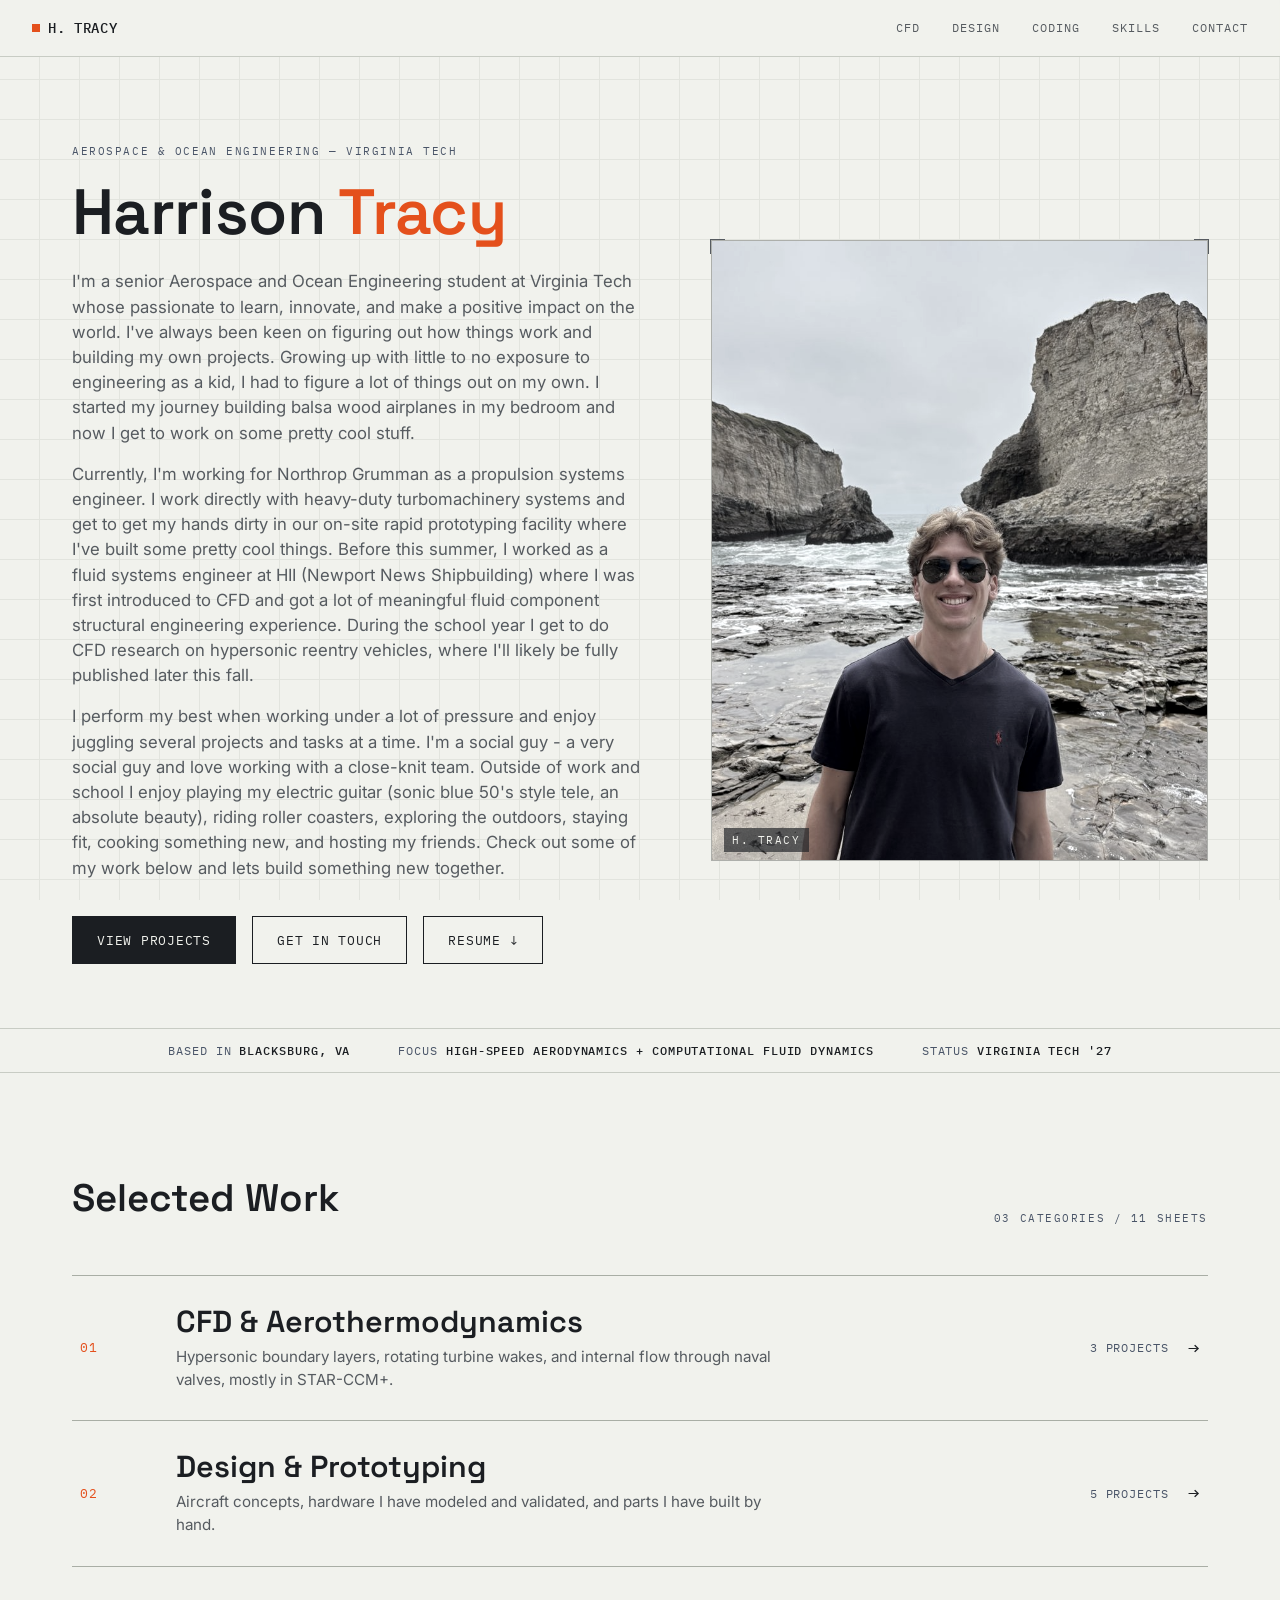
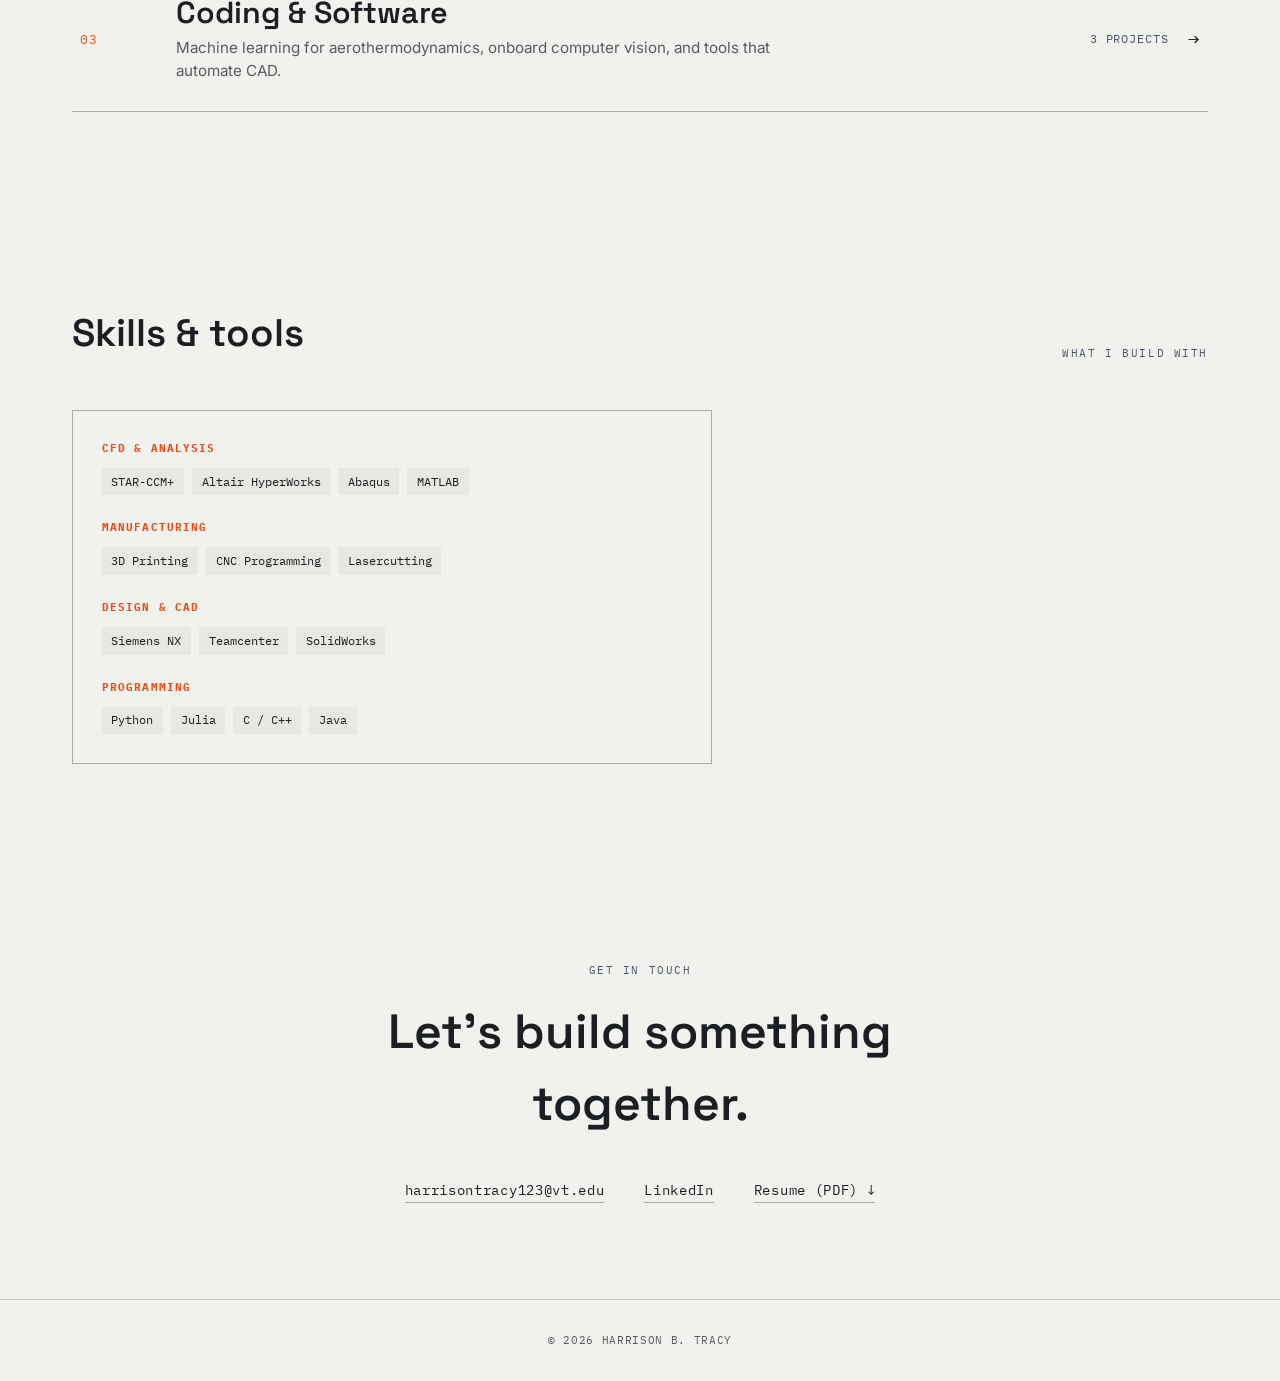
<file: index.html>
<!DOCTYPE html>
<html lang="en">
<head>
<meta charset="UTF-8">
<meta name="viewport" content="width=device-width, initial-scale=1.0">
<title>Harrison B. Tracy — Aerospace Engineer</title>
<meta name="description" content="Portfolio of Harrison B. Tracy, Aerospace and Ocean Engineering at Virginia Tech: CFD, design, and coding projects.">
<link rel="preconnect" href="https://fonts.googleapis.com">
<link rel="preconnect" href="https://fonts.gstatic.com" crossorigin>
<link href="https://fonts.googleapis.com/css2?family=Space+Grotesk:wght@400;500;600;700&family=Inter:wght@400;500;600&family=IBM+Plex+Mono:wght@400;500;600&display=swap" rel="stylesheet">
<link rel="stylesheet" href="css/styles.css">
</head>
<body>

<div class="grid-bg" style="height:100vh;"></div>

<header>
  <a class="brand" href="index.html"><span class="dot"></span>H. TRACY</a>
  <button class="nav-toggle" id="navToggle" aria-label="Toggle navigation" aria-expanded="false">
    <span></span><span></span><span></span>
  </button>
  <nav id="mainNav">
    <a href="cfd.html">CFD</a>
    <a href="design.html">Design</a>
    <a href="coding.html">Coding</a>
    <a href="index.html#skills">Skills</a>
    <a href="index.html#contact">Contact</a>
  </nav>
</header>

<section class="hero">
  <div class="hero-inner">
    <div class="hero-copy">
      <span class="mono-label">Aerospace &amp; Ocean Engineering — Virginia Tech</span>
      <h1>Harrison <span class="accent-word">Tracy</span></h1>
      <p class="hero-sub">I'm a senior Aerospace and Ocean Engineering student at Virginia Tech whose passionate to learn, innovate, and make a positive impact on the world.  I've always been keen on figuring out how things work and building my own projects.  Growing up with little to no exposure to engineering as a kid, I had to figure a lot of things out on my own.  I started my journey building balsa wood airplanes in my bedroom and now I get to work on some pretty cool stuff.</p>
      <p class="hero-sub">Currently, I'm working for Northrop Grumman as a propulsion systems engineer.  I work directly with heavy-duty turbomachinery systems and get to get my hands dirty in our on-site rapid prototyping facility where I've built some pretty cool things.  Before this summer, I worked as a fluid systems engineer at HII (Newport News Shipbuilding) where I was first introduced to CFD and got a lot of meaningful fluid component structural engineering experience.  During the school year I get to do CFD research on hypersonic reentry vehicles, where I'll likely be fully published later this fall.</p>
      <p class="hero-sub">I perform my best when working under a lot of pressure and enjoy juggling several projects and tasks at a time.  I'm a social guy - a very social guy and love working with a close-knit team.  Outside of work and school I enjoy playing my electric guitar (sonic blue 50's style tele, an absolute beauty), riding roller coasters, exploring the outdoors, staying fit, cooking something new, and hosting my friends.  Check out some of my work below and lets build something new together. </p>
      <div class="hero-cta">
        <a href="#work" class="btn primary">View projects</a>
        <a href="#contact" class="btn">Get in touch</a>
        <a href="files/Harrison_Tracy_Resume.pdf" class="btn" download="Harrison_Tracy_Resume.pdf">Resume ↓</a>
      </div>
    </div>
    <div class="hero-portrait">
      <img src="images/headshot.jpg" alt="Harrison Tracy" data-zoom>
      <span class="mono-label">H. TRACY</span>
    </div>
  </div>
</section>

<div class="spec-strip">
  <span>BASED IN <b>BLACKSBURG, VA</b></span>
  <span>FOCUS <b>HIGH-SPEED AERODYNAMICS + COMPUTATIONAL FLUID DYNAMICS</b></span>
  <span>STATUS <b>VIRGINIA TECH '27</b></span>
</div>

<section id="work">
  <div class="section-head">
    <h2>Selected Work</h2>
    <span class="mono-label">03 categories / 11 sheets</span>
  </div>

  <ol class="toc">
    <li>
      <a href="cfd.html">
        <span class="toc-num">01</span>
        <span>
          <span class="toc-title">CFD &amp; Aerothermodynamics</span>
          <span class="toc-desc">Hypersonic boundary layers, rotating turbine wakes, and internal flow through naval valves, mostly in STAR-CCM+.</span>
        </span>
        <span class="toc-side">3 projects <span class="toc-arrow">→</span></span>
      </a>
    </li>
    <li>
      <a href="design.html">
        <span class="toc-num">02</span>
        <span>
          <span class="toc-title">Design &amp; Prototyping</span>
          <span class="toc-desc">Aircraft concepts, hardware I have modeled and validated, and parts I have built by hand.</span>
        </span>
        <span class="toc-side">5 projects <span class="toc-arrow">→</span></span>
      </a>
    </li>
    <li>
      <a href="coding.html">
        <span class="toc-num">03</span>
        <span>
          <span class="toc-title">Coding &amp; Software</span>
          <span class="toc-desc">Machine learning for aerothermodynamics, onboard computer vision, and tools that automate CAD.</span>
        </span>
        <span class="toc-side">3 projects <span class="toc-arrow">→</span></span>
      </a>
    </li>
  </ol>
</section>

<section id="skills">
  <div class="section-head">
    <h2>Skills &amp; tools</h2>
    <span class="mono-label">What I build with</span>
  </div>
  <div class="about-grid" style="grid-template-columns:1fr;">
    <div class="skills-panel">
      <div class="skills-cat">
        <h3>CFD &amp; Analysis</h3>
        <div class="skills-row">
          <span class="skill-chip">STAR-CCM+</span>
          <span class="skill-chip">Altair HyperWorks</span>
          <span class="skill-chip">Abaqus</span>
          <span class="skill-chip">MATLAB</span>
        </div>
      </div>
      <div class="skills-cat">
        <h3>Manufacturing</h3>
        <div class="skills-row">
          <span class="skill-chip">3D Printing</span>
          <span class="skill-chip">CNC Programming</span>
          <span class="skill-chip">Lasercutting</span>
        </div>
      </div>
      <div class="skills-cat">
        <h3>Design &amp; CAD</h3>
        <div class="skills-row">
          <span class="skill-chip">Siemens NX</span>
          <span class="skill-chip">Teamcenter</span>
          <span class="skill-chip">SolidWorks</span>
        </div>
      </div>
      <div class="skills-cat">
        <h3>Programming</h3>
        <div class="skills-row">
          <span class="skill-chip">Python</span>
          <span class="skill-chip">Julia</span>
          <span class="skill-chip">C / C++</span>
          <span class="skill-chip">Java</span>
        </div>
      </div>
    </div>
  </div>
</section>

<section id="contact" class="contact">
  <span class="mono-label">Get in touch</span>
  <h2 style="margin-top:1rem;">Let's build something together.</h2>
  <div class="contact-links">
    <a href="mailto:harrisontracy123@vt.edu">harrisontracy123@vt.edu</a>
    <a href="https://www.linkedin.com/in/harrison-b-tracy">LinkedIn</a>
    <a href="files/Harrison_Tracy_Resume.pdf" download="Harrison_Tracy_Resume.pdf">Resume (PDF) ↓</a>
  </div>
</section>

<footer>
  © 2026 Harrison B. Tracy
</footer>

<div class="lightbox-overlay" id="lightbox">
  <button class="lightbox-close" type="button">Close ✕</button>
  <img id="lightbox-img" alt="Enlarged view">
</div>

<script src="js/main.js"></script>
</body>
</html>
</file>
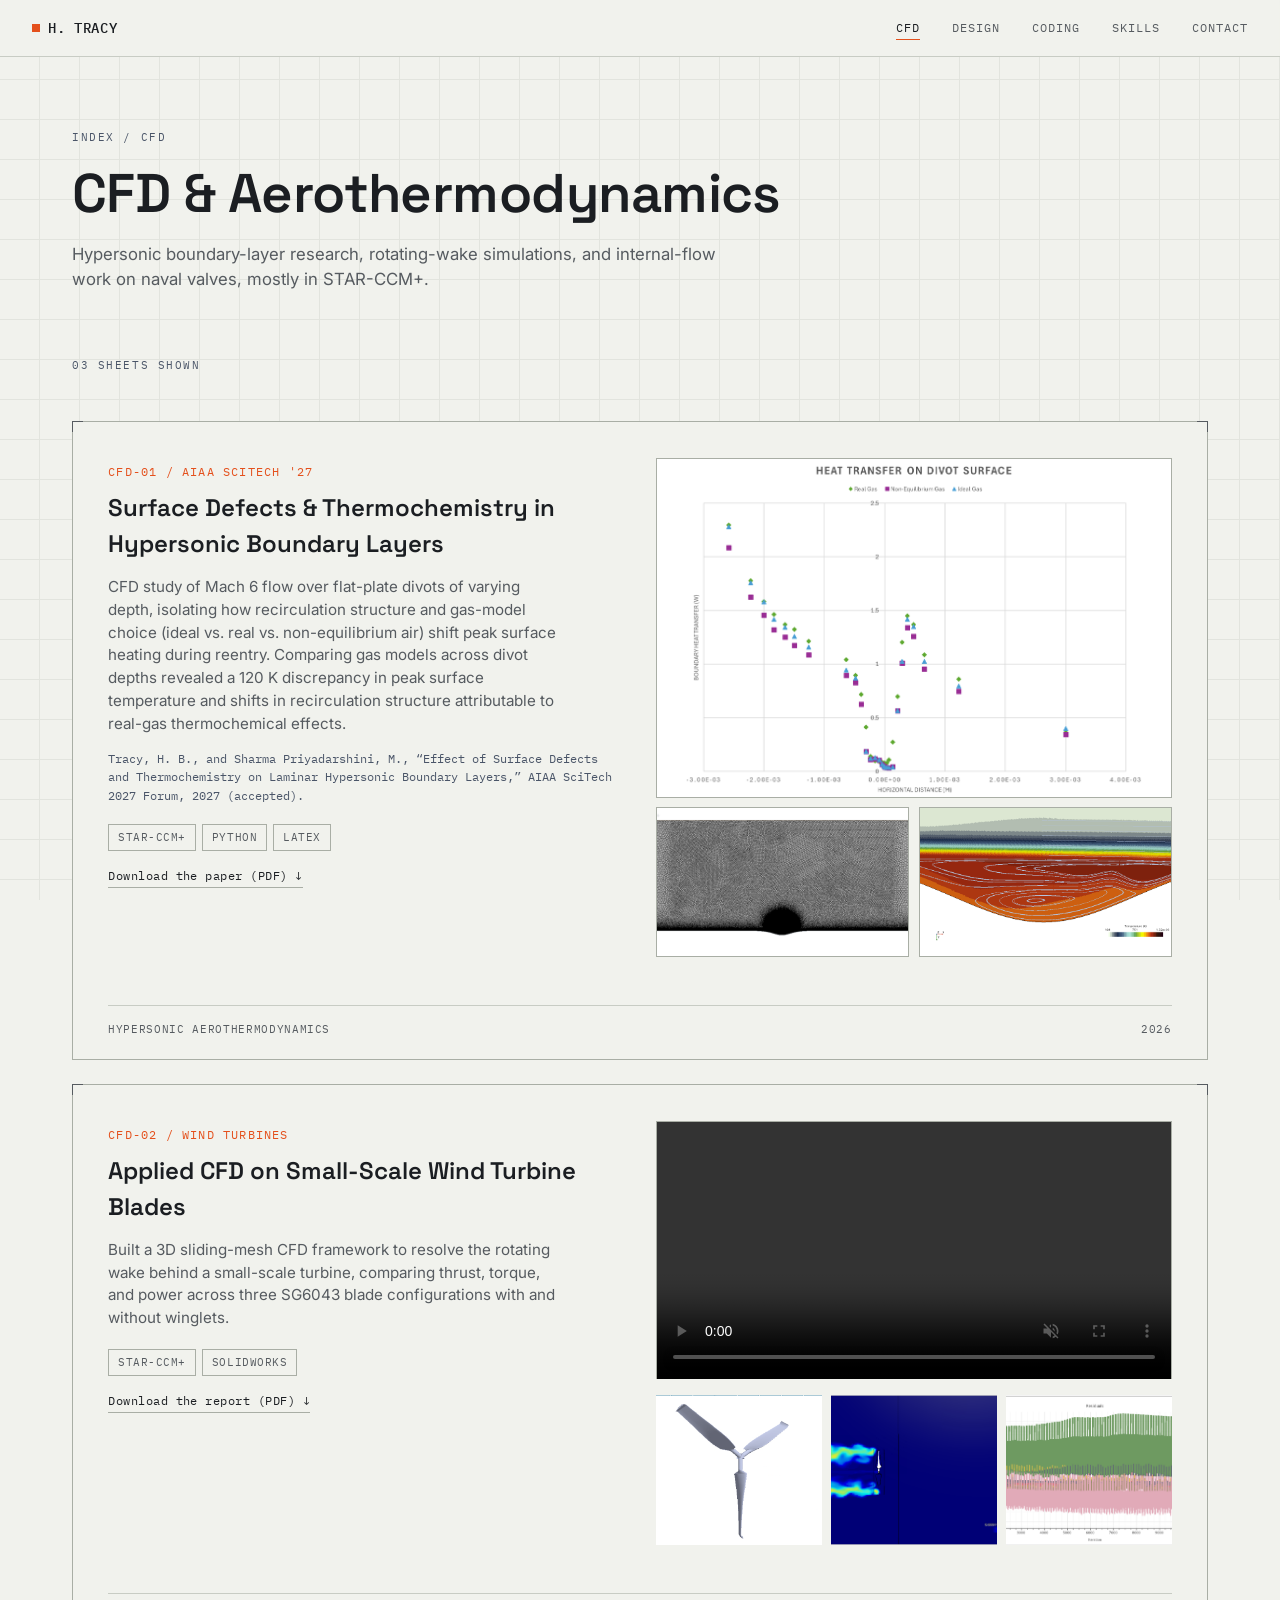
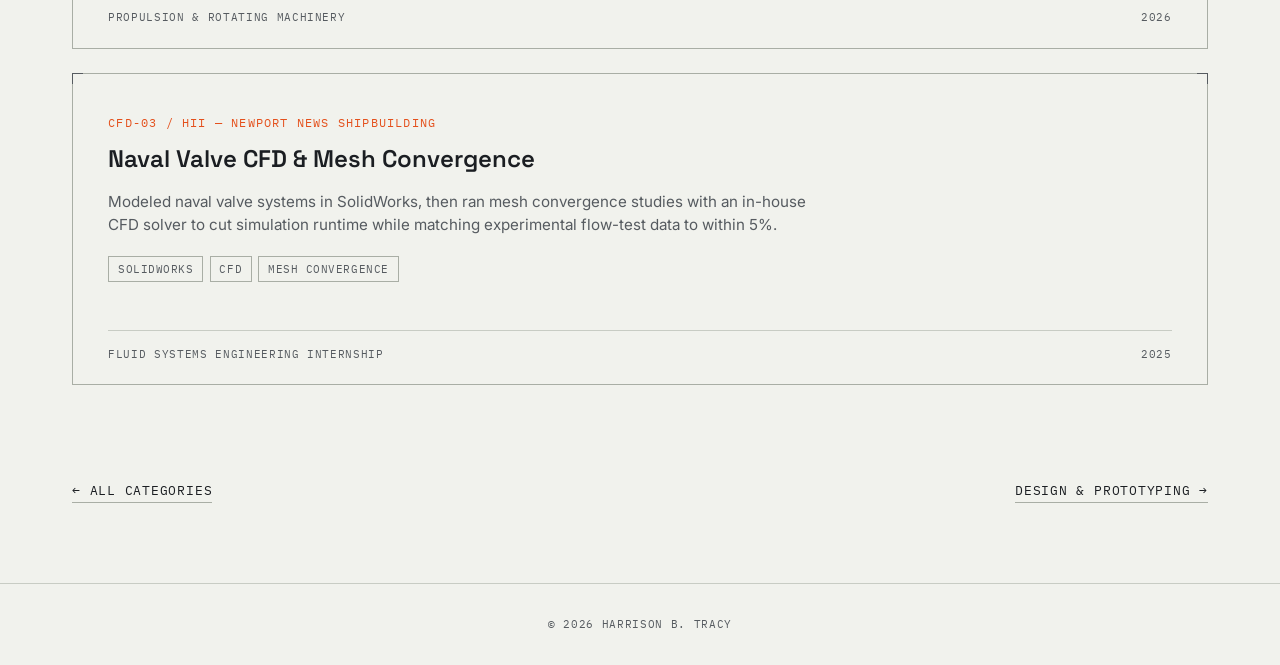
<file: cfd.html>
<!DOCTYPE html>
<html lang="en">
<head>
<meta charset="UTF-8">
<meta name="viewport" content="width=device-width, initial-scale=1.0">
<title>CFD & Aerothermodynamics — Harrison B. Tracy</title>
<meta name="description" content="Hypersonic boundary-layer research, rotating-wake simulations, and internal-flow work on naval valves, mostly in STAR-CCM+.">
<link rel="preconnect" href="https://fonts.googleapis.com">
<link rel="preconnect" href="https://fonts.gstatic.com" crossorigin>
<link href="https://fonts.googleapis.com/css2?family=Space+Grotesk:wght@400;500;600;700&family=Inter:wght@400;500;600&family=IBM+Plex+Mono:wght@400;500;600&display=swap" rel="stylesheet">
<link rel="stylesheet" href="css/styles.css">
</head>
<body>

<div class="grid-bg" style="height:100vh;"></div>

<header>
  <a class="brand" href="index.html"><span class="dot"></span>H. TRACY</a>
  <button class="nav-toggle" id="navToggle" aria-label="Toggle navigation" aria-expanded="false">
    <span></span><span></span><span></span>
  </button>
  <nav id="mainNav">
    <a href="cfd.html" aria-current="page">CFD</a>
    <a href="design.html">Design</a>
    <a href="coding.html">Coding</a>
    <a href="index.html#skills">Skills</a>
    <a href="index.html#contact">Contact</a>
  </nav>
</header>

<section class="page-head">
  <span class="mono-label crumbs"><a href="index.html">Index</a> / CFD</span>
  <h1>CFD &amp; Aerothermodynamics</h1>
  <p class="page-intro">Hypersonic boundary-layer research, rotating-wake simulations, and internal-flow work on naval valves, mostly in STAR-CCM+.</p>
</section>

<section class="projects-section" id="projects">
  <!--
    TO ADD A PROJECT: copy one <article> below, paste it in the list, and edit.
    Put images in images/<project-name>/ and reference them with a relative path.
    Any <img> inside a .project-gallery zooms in a lightbox automatically.
    Delete the .project-media block (and keep class "text-only") for a card with no images.
  -->

  <div class="section-head">
    <span class="mono-label">03 sheets shown</span>
  </div>

  <div class="project-list">

    <article class="project-card">
      <div class="project-body">
        <span class="project-num">CFD-01 / AIAA SCITECH '27</span>
        <h3 class="project-title">Surface Defects &amp; Thermochemistry in Hypersonic Boundary Layers</h3>
        <p class="project-desc">CFD study of Mach 6 flow over flat-plate divots of varying depth, isolating how recirculation structure and gas-model choice (ideal vs. real vs. non-equilibrium air) shift peak surface heating during reentry. Comparing gas models across divot depths revealed a 120&nbsp;K discrepancy in peak surface temperature and shifts in recirculation structure attributable to real-gas thermochemical effects.</p>
        <p class="project-citation">Tracy, H. B., and Sharma Priyadarshini, M., &ldquo;Effect of Surface Defects and Thermochemistry on Laminar Hypersonic Boundary Layers,&rdquo; AIAA SciTech 2027 Forum, 2027 (accepted).</p>
        <div class="project-tools">
          <span class="tool-tag">STAR-CCM+</span>
          <span class="tool-tag">Python</span>
          <span class="tool-tag">LaTex</span>
        </div>
        <div class="doc-links">
          <a class="doc-link" href="files/divot-simulations-aiaa2027.pdf" download="divot-simulations-aiaa2027.pdf">Download the paper (PDF) ↓</a>
        </div>
      </div>
      <div class="project-media">
        <div class="project-gallery featured">
          <img src="images/divot/heat-transfer-gas-models.png" alt="Heat transfer on the divot surface across three gas models" loading="lazy">
          <img src="images/divot/polyhedral-mesh.png" alt="Polyhedral computational mesh around the divot" loading="lazy">
          <img src="images/divot/temperature-contour-h12.png" alt="Temperature contour for the h=12 divot simulation, showing recirculation structure in the boundary layer" loading="lazy">
        </div>
      </div>
      <div class="title-block">
        <span>Hypersonic Aerothermodynamics</span>
        <span>2026</span>
      </div>
    </article>

    <article class="project-card">
      <div class="project-body">
        <span class="project-num">CFD-02 / WIND TURBINES</span>
        <h3 class="project-title">Applied CFD on Small-Scale Wind Turbine Blades</h3>
        <p class="project-desc">Built a 3D sliding-mesh CFD framework to resolve the rotating wake behind a small-scale turbine, comparing thrust, torque, and power across three SG6043 blade configurations with and without winglets.</p>
        <div class="project-tools">
          <span class="tool-tag">STAR-CCM+</span>
          <span class="tool-tag">SolidWorks</span>
        </div>
        <div class="doc-links">
          <a class="doc-link" href="files/wind-turbine-report.pdf" download="wind-turbine-report.pdf">Download the report (PDF) ↓</a>
        </div>
      </div>
      <div class="project-media">
        <video class="project-video" controls muted loop playsinline preload="metadata">
          <source src="videos/wind-turbine-wake.mp4" type="video/mp4">
        </video>
        <div class="project-gallery">
          <img src="images/wind-turbine/blade-geometry-tsr41.png" alt="4.1 TSR winglet blade geometry modeled in SolidWorks" loading="lazy">
          <img src="images/wind-turbine/turbulent-viscosity-ratio.png" alt="Turbulent viscosity ratio in the turbine wake" loading="lazy">
          <img src="images/wind-turbine/residual-convergence.png" alt="Residual convergence history for the 4.1 TSR winglet case" loading="lazy">
        </div>
      </div>
      <div class="title-block">
        <span>Propulsion &amp; Rotating Machinery</span>
        <span>2026</span>
      </div>
    </article>

    <article class="project-card text-only">
      <div class="project-body">
        <span class="project-num">CFD-03 / HII — NEWPORT NEWS SHIPBUILDING</span>
        <h3 class="project-title">Naval Valve CFD &amp; Mesh Convergence</h3>
        <p class="project-desc">Modeled naval valve systems in SolidWorks, then ran mesh convergence studies with an in-house CFD solver to cut simulation runtime while matching experimental flow-test data to within 5%.</p>
        <div class="project-tools">
          <span class="tool-tag">SolidWorks</span>
          <span class="tool-tag">CFD</span>
          <span class="tool-tag">Mesh Convergence</span>
        </div>
      </div>
      <div class="title-block">
        <span>Fluid Systems Engineering Internship</span>
        <span>2025</span>
      </div>
    </article>

  </div>
</section>

<div class="cat-nav">
  <a href="index.html#work">← All categories</a>
  <a href="design.html">Design &amp; Prototyping →</a>
</div>

<footer>
  © 2026 Harrison B. Tracy
</footer>

<div class="lightbox-overlay" id="lightbox">
  <button class="lightbox-close" type="button">Close ✕</button>
  <img id="lightbox-img" alt="Enlarged view">
</div>

<script src="js/main.js"></script>
</body>
</html>
</file>
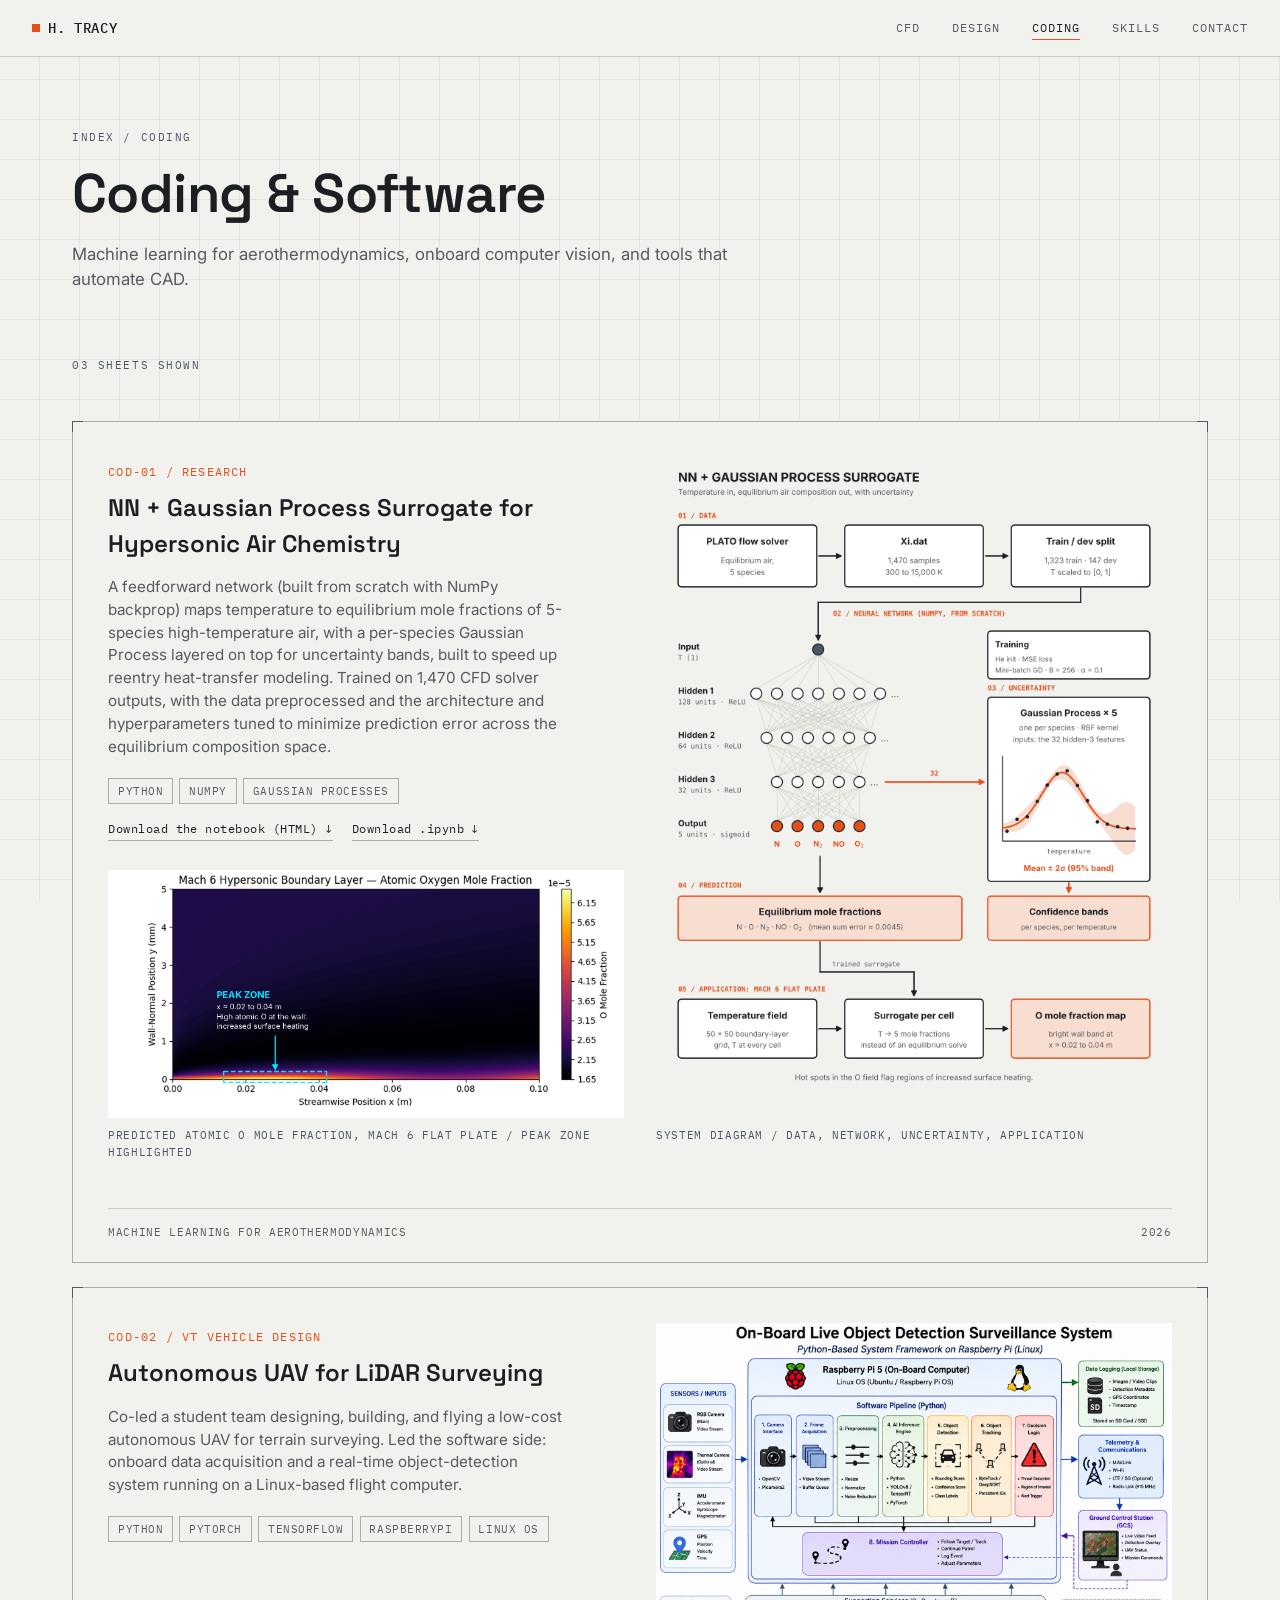
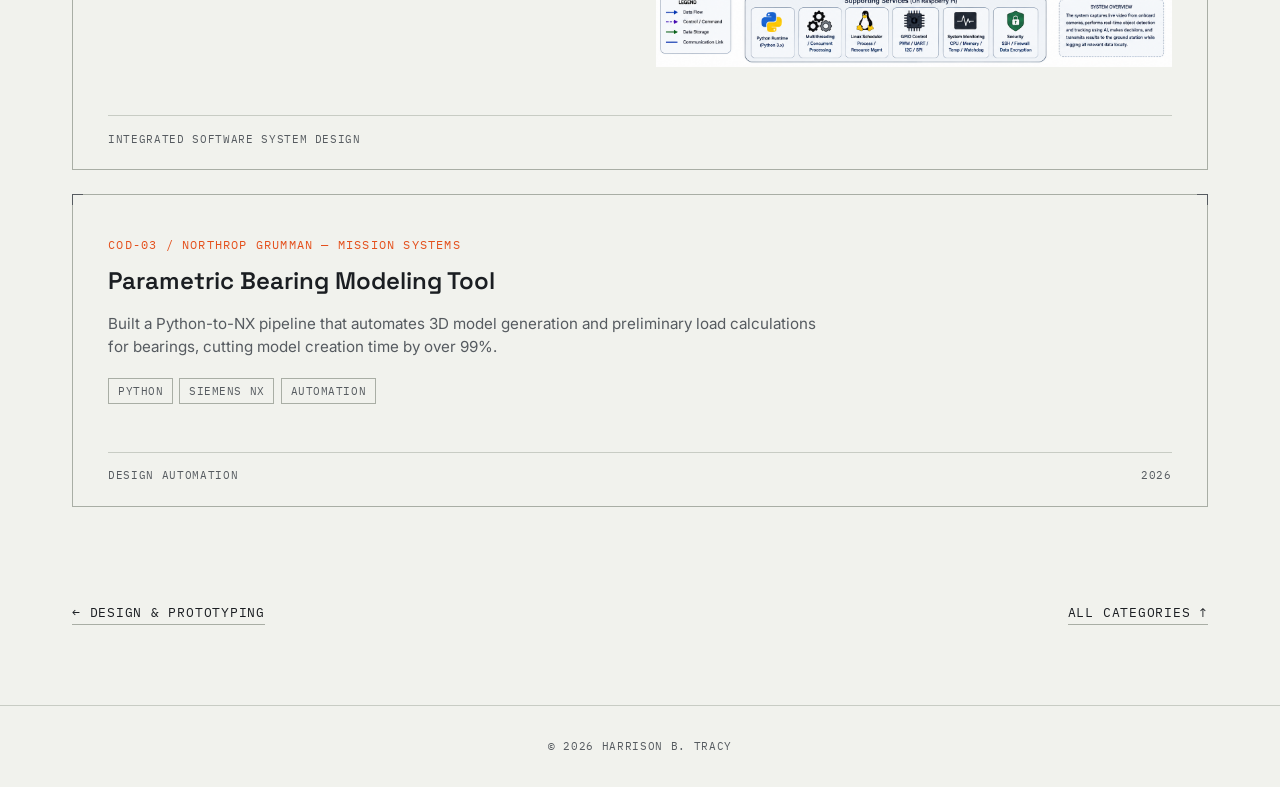
<file: coding.html>
<!DOCTYPE html>
<html lang="en">
<head>
<meta charset="UTF-8">
<meta name="viewport" content="width=device-width, initial-scale=1.0">
<title>Coding & Software — Harrison B. Tracy</title>
<meta name="description" content="Machine learning for aerothermodynamics, onboard computer vision, and tools that automate CAD.">
<link rel="preconnect" href="https://fonts.googleapis.com">
<link rel="preconnect" href="https://fonts.gstatic.com" crossorigin>
<link href="https://fonts.googleapis.com/css2?family=Space+Grotesk:wght@400;500;600;700&family=Inter:wght@400;500;600&family=IBM+Plex+Mono:wght@400;500;600&display=swap" rel="stylesheet">
<link rel="stylesheet" href="css/styles.css">
</head>
<body>

<div class="grid-bg" style="height:100vh;"></div>

<header>
  <a class="brand" href="index.html"><span class="dot"></span>H. TRACY</a>
  <button class="nav-toggle" id="navToggle" aria-label="Toggle navigation" aria-expanded="false">
    <span></span><span></span><span></span>
  </button>
  <nav id="mainNav">
    <a href="cfd.html">CFD</a>
    <a href="design.html">Design</a>
    <a href="coding.html" aria-current="page">Coding</a>
    <a href="index.html#skills">Skills</a>
    <a href="index.html#contact">Contact</a>
  </nav>
</header>

<section class="page-head">
  <span class="mono-label crumbs"><a href="index.html">Index</a> / Coding</span>
  <h1>Coding &amp; Software</h1>
  <p class="page-intro">Machine learning for aerothermodynamics, onboard computer vision, and tools that automate CAD.</p>
</section>

<section class="projects-section" id="projects">
  <!--
    TO ADD A PROJECT: copy one <article> below, paste it in the list, and edit.
    Put images in images/<project-name>/ and reference them with a relative path.
    Any <img> inside a .project-gallery zooms in a lightbox automatically.
    Delete the .project-media block (and keep class "text-only") for a card with no images.
  -->

  <div class="section-head">
    <span class="mono-label">03 sheets shown</span>
  </div>

  <div class="project-list">

    <article class="project-card">
      <div class="project-body">
        <span class="project-num">COD-01 / RESEARCH</span>
        <h3 class="project-title">NN + Gaussian Process Surrogate for Hypersonic Air Chemistry</h3>
        <p class="project-desc">A feedforward network (built from scratch with NumPy backprop) maps temperature to equilibrium mole fractions of 5-species high-temperature air, with a per-species Gaussian Process layered on top for uncertainty bands, built to speed up reentry heat-transfer modeling. Trained on 1,470 CFD solver outputs, with the data preprocessed and the architecture and hyperparameters tuned to minimize prediction error across the equilibrium composition space.</p>
        <div class="project-tools">
          <span class="tool-tag">Python</span>
          <span class="tool-tag">NumPy</span>
          <span class="tool-tag">Gaussian Processes</span>
        </div>
        <div class="doc-links">
          <a class="doc-link" href="files/ml-surrogate-model.html" download="ml-surrogate-model.html">Download the notebook (HTML) ↓</a>
          <a class="doc-link" href="files/ml-surrogate-model.ipynb" download="ml-surrogate-model.ipynb">Download .ipynb ↓</a>
        </div>

        <div class="project-gallery">
          <img src="images/nn-surrogate/o-mole-fraction-peak.png" alt="Predicted atomic oxygen mole fraction field for a Mach 6 flat-plate boundary layer, with the bright peak zone near the wall highlighted between x = 0.02 and 0.04 m" loading="lazy">
        </div>
        <p class="media-caption">Predicted atomic O mole fraction, Mach 6 flat plate / peak zone highlighted</p>
      </div>
      <div class="project-media">
        <div class="project-gallery tall">
          <img src="images/nn-surrogate/system-diagram.png" alt="System diagram: training data from the PLATO solver feeds a 1-128-64-32-5 neural network, whose 32 hidden features feed five Gaussian Processes for uncertainty bands, and the trained surrogate is applied to a Mach 6 flat-plate temperature field" loading="lazy">
        </div>
        <p class="media-caption">System diagram / data, network, uncertainty, application</p>
      </div>
      <div class="title-block">
        <span>Machine Learning for Aerothermodynamics</span>
        <span>2026</span>
      </div>
    </article>

    <article class="project-card">
      <div class="project-body">
        <span class="project-num">COD-02 / VT VEHICLE DESIGN</span>
        <h3 class="project-title">Autonomous UAV for LiDAR Surveying</h3>
        <p class="project-desc">Co-led a student team designing, building, and flying a low-cost autonomous UAV for terrain surveying. Led the software side: onboard data acquisition and a real-time object-detection system running on a Linux-based flight computer.</p>
        <div class="project-tools">
          <span class="tool-tag">Python</span>
          <span class="tool-tag">PyTorch</span>
          <span class="tool-tag">TensorFlow</span>
          <span class="tool-tag">RaspberryPi</span>
          <span class="tool-tag">Linux OS</span>
        </div>
      </div>
      <div class="project-media">
        <div class="project-gallery">
          <img src="images/lidar-uav/software-architecture.png" alt="Block diagram of the on-board object detection software pipeline running on a Raspberry Pi 5" loading="lazy">
        </div>
      </div>
      <div class="title-block">
        <span>Integrated Software System Design</span>
      </div>
    </article>

    <article class="project-card text-only">
      <div class="project-body">
        <span class="project-num">COD-03 / NORTHROP GRUMMAN — MISSION SYSTEMS</span>
        <h3 class="project-title">Parametric Bearing Modeling Tool</h3>
        <p class="project-desc">Built a Python-to-NX pipeline that automates 3D model generation and preliminary load calculations for bearings, cutting model creation time by over 99%.</p>
        <div class="project-tools">
          <span class="tool-tag">Python</span>
          <span class="tool-tag">Siemens NX</span>
          <span class="tool-tag">Automation</span>
        </div>
      </div>
      <div class="title-block">
        <span>Design Automation</span>
        <span>2026</span>
      </div>
    </article>

  </div>
</section>

<div class="cat-nav">
  <a href="design.html">← Design &amp; Prototyping</a>
  <a href="index.html#work">All categories ↑</a>
</div>

<footer>
  © 2026 Harrison B. Tracy
</footer>

<div class="lightbox-overlay" id="lightbox">
  <button class="lightbox-close" type="button">Close ✕</button>
  <img id="lightbox-img" alt="Enlarged view">
</div>

<script src="js/main.js"></script>
</body>
</html>
</file>
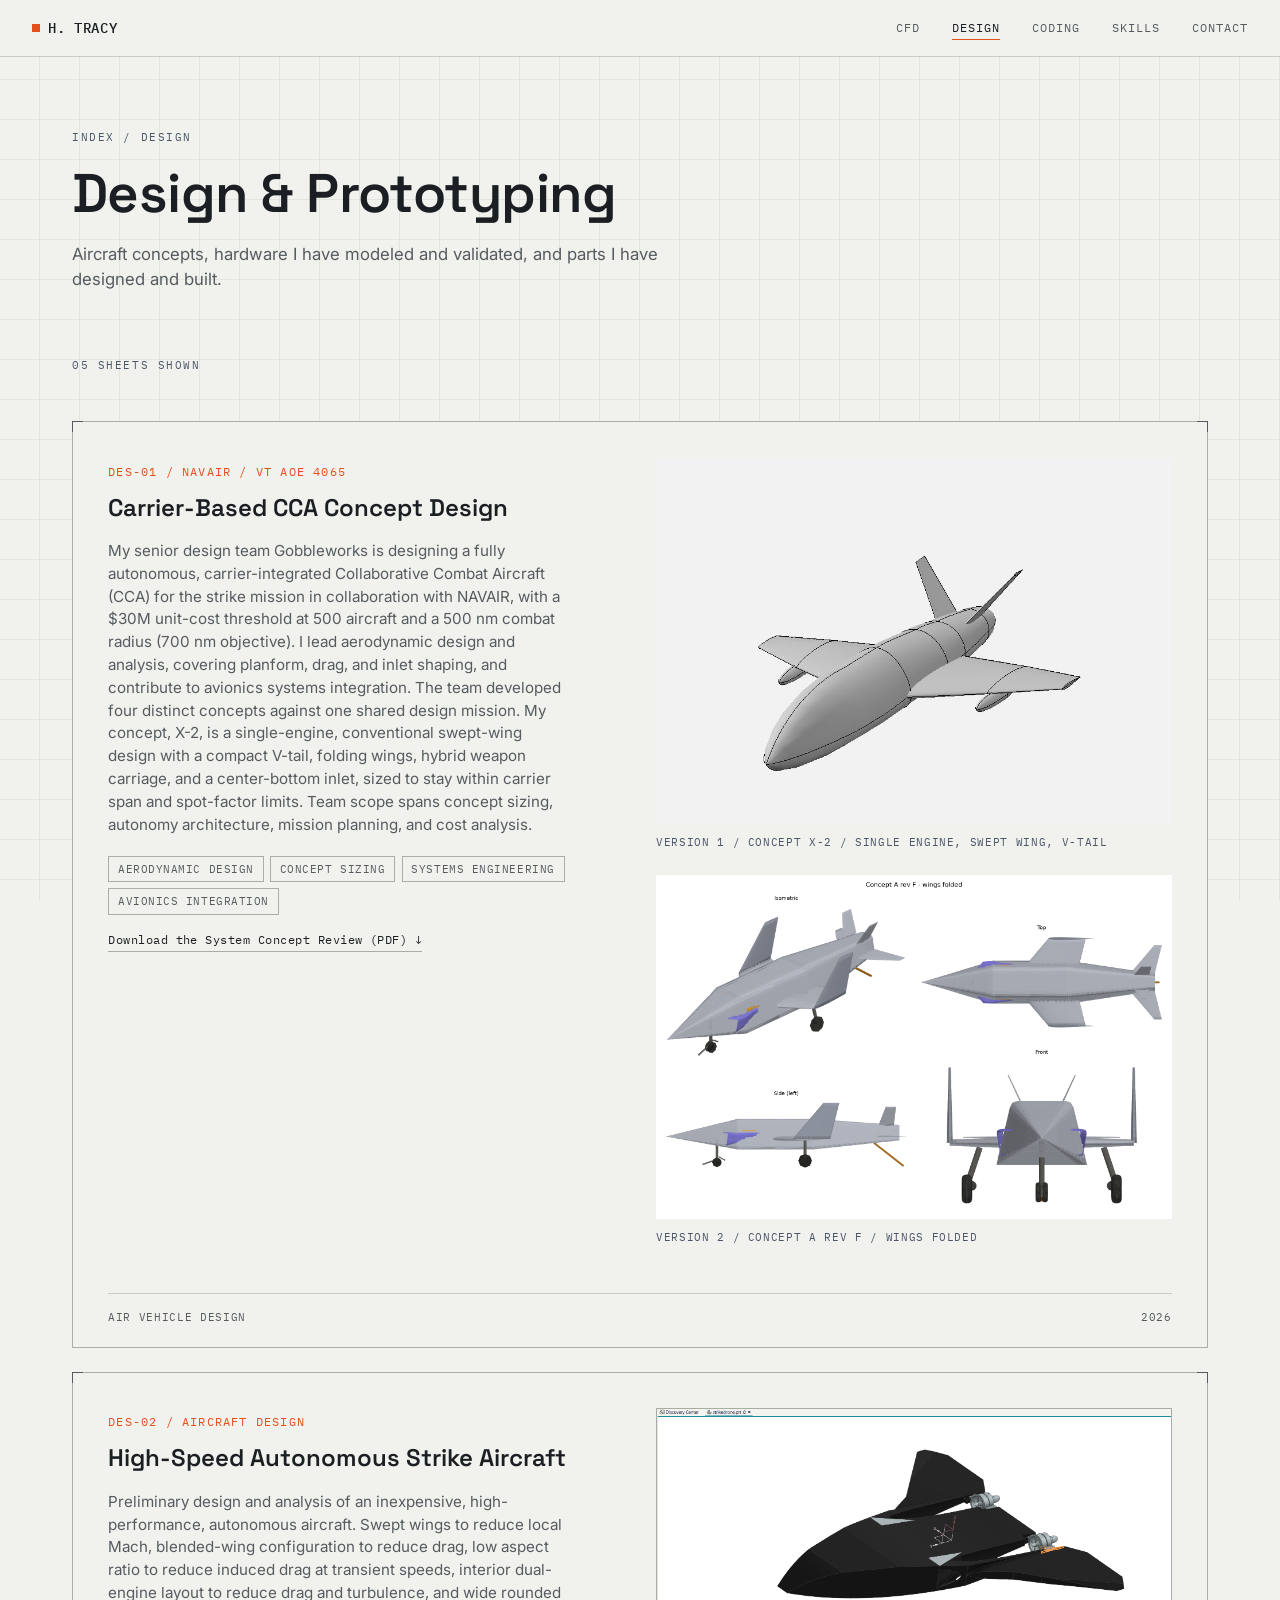
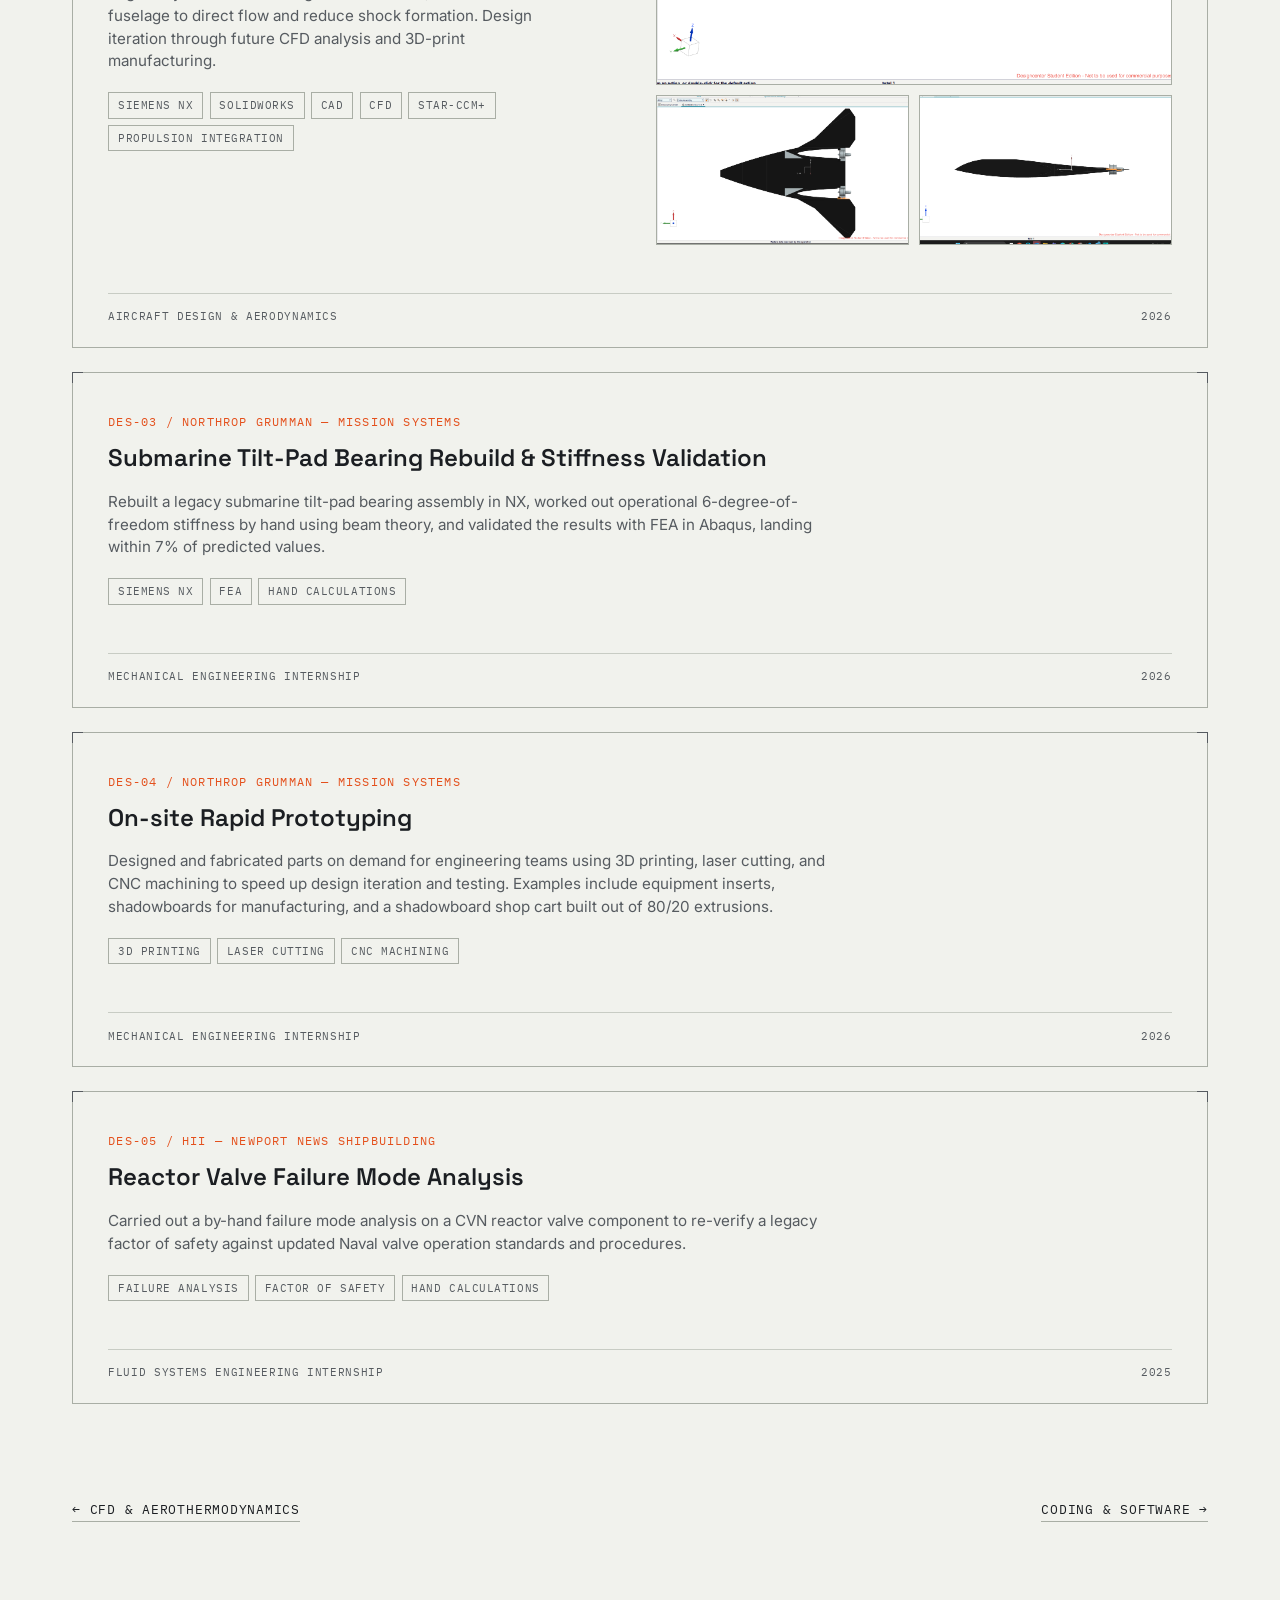
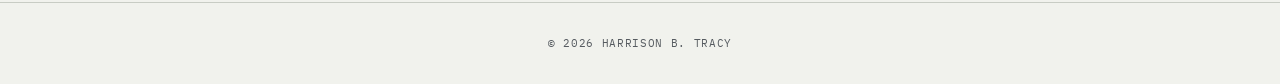
<file: design.html>
<!DOCTYPE html>
<html lang="en">
<head>
<meta charset="UTF-8">
<meta name="viewport" content="width=device-width, initial-scale=1.0">
<title>Design & Prototyping — Harrison B. Tracy</title>
<meta name="description" content="Aircraft concepts, hardware I have modeled and validated, and parts I have designed and built.">
<link rel="preconnect" href="https://fonts.googleapis.com">
<link rel="preconnect" href="https://fonts.gstatic.com" crossorigin>
<link href="https://fonts.googleapis.com/css2?family=Space+Grotesk:wght@400;500;600;700&family=Inter:wght@400;500;600&family=IBM+Plex+Mono:wght@400;500;600&display=swap" rel="stylesheet">
<link rel="stylesheet" href="css/styles.css">
</head>
<body>

<div class="grid-bg" style="height:100vh;"></div>

<header>
  <a class="brand" href="index.html"><span class="dot"></span>H. TRACY</a>
  <button class="nav-toggle" id="navToggle" aria-label="Toggle navigation" aria-expanded="false">
    <span></span><span></span><span></span>
  </button>
  <nav id="mainNav">
    <a href="cfd.html">CFD</a>
    <a href="design.html" aria-current="page">Design</a>
    <a href="coding.html">Coding</a>
    <a href="index.html#skills">Skills</a>
    <a href="index.html#contact">Contact</a>
  </nav>
</header>

<section class="page-head">
  <span class="mono-label crumbs"><a href="index.html">Index</a> / Design</span>
  <h1>Design &amp; Prototyping</h1>
  <p class="page-intro">Aircraft concepts, hardware I have modeled and validated, and parts I have designed and built.</p>
</section>

<section class="projects-section" id="projects">
  <!--
    TO ADD A PROJECT: copy one <article> below, paste it in the list, and edit.
    Put images in images/<project-name>/ and reference them with a relative path.
    Any <img> inside a .project-gallery zooms in a lightbox automatically.
    Delete the .project-media block (and keep class "text-only") for a card with no images.
  -->

  <div class="section-head">
    <span class="mono-label">05 sheets shown</span>
  </div>

  <div class="project-list">

    <article class="project-card">
      <div class="project-body">
        <span class="project-num">DES-01 / NAVAIR / VT AOE 4065</span>
        <h3 class="project-title">Carrier-Based CCA Concept Design</h3>
        <p class="project-desc">My senior design team Gobbleworks is designing a fully autonomous, carrier-integrated Collaborative Combat Aircraft (CCA) for the strike mission in collaboration with NAVAIR, with a $30M unit-cost threshold at 500 aircraft and a 500&nbsp;nm combat radius (700&nbsp;nm objective). I lead aerodynamic design and analysis, covering planform, drag, and inlet shaping, and contribute to avionics systems integration. The team developed four distinct concepts against one shared design mission. My concept, X-2, is a single-engine, conventional swept-wing design with a compact V-tail, folding wings, hybrid weapon carriage, and a center-bottom inlet, sized to stay within carrier span and spot-factor limits. Team scope spans concept sizing, autonomy architecture, mission planning, and cost analysis.</p>
        <div class="project-tools">
          <span class="tool-tag">Aerodynamic Design</span>
          <span class="tool-tag">Concept Sizing</span>
          <span class="tool-tag">Systems Engineering</span>
          <span class="tool-tag">Avionics Integration</span>
        </div>
        <div class="doc-links">
          <a class="doc-link" href="files/gobbleworks_systemconcept.pdf" download="gobbleworks_systemconcept.pdf">Download the System Concept Review (PDF) ↓</a>
        </div>
      </div>
      <div class="project-media">
        <div class="project-gallery">
          <img src="images/navair-cca/v1-x2-concept.png" alt="Version 1: CAD render of the X-2 concept, a single-engine, swept-wing carrier-based CCA with a V-tail" loading="lazy">
        </div>
        <p class="media-caption">Version 1 / Concept X-2 / single engine, swept wing, V-tail</p>

        <div class="project-gallery">
          <img src="images/navair-cca/v2-concept-a-rev-f-folded.png" alt="Version 2: isometric, top, side, and front views of Concept A rev F with the wings folded" loading="lazy">
        </div>
        <p class="media-caption">Version 2 / Concept A rev F / wings folded</p>
      </div>
      <div class="title-block">
        <span>Air Vehicle Design</span>
        <span>2026</span>
      </div>
    </article>

    <article class="project-card">
      <div class="project-body">
        <span class="project-num">DES-02 / AIRCRAFT DESIGN</span>
        <h3 class="project-title">High-Speed Autonomous Strike Aircraft</h3>
        <p class="project-desc">Preliminary design and analysis of an inexpensive, high-performance, autonomous aircraft. Swept wings to reduce local Mach, blended-wing configuration to reduce drag, low aspect ratio to reduce induced drag at transient speeds, interior dual-engine layout to reduce drag and turbulence, and wide rounded fuselage to direct flow and reduce shock formation. Design iteration through future CFD analysis and 3D-print manufacturing.</p>
        <div class="project-tools">
          <span class="tool-tag">Siemens NX</span>
          <span class="tool-tag">SolidWorks</span>
          <span class="tool-tag">CAD</span>
          <span class="tool-tag">CFD</span>
          <span class="tool-tag">STAR-CCM+</span>
          <span class="tool-tag">Propulsion Integration</span>
        </div>
      </div>
      <div class="project-media">
        <div class="project-gallery featured">
          <img src="images/strike-aircraft/isometric.png" alt="Strike drone isometric view in NX" loading="lazy">
          <img src="images/strike-aircraft/side-profile.png" alt="Strike drone side profile view in NX" loading="lazy">
          <img src="images/strike-aircraft/top-down.png" alt="Strike drone top-down view in NX" loading="lazy">
        </div>
      </div>
      <div class="title-block">
        <span>Aircraft Design &amp; Aerodynamics</span>
        <span>2026</span>
      </div>
    </article>

    <article class="project-card text-only">
      <div class="project-body">
        <span class="project-num">DES-03 / NORTHROP GRUMMAN — MISSION SYSTEMS</span>
        <h3 class="project-title">Submarine Tilt-Pad Bearing Rebuild &amp; Stiffness Validation</h3>
        <p class="project-desc">Rebuilt a legacy submarine tilt-pad bearing assembly in NX, worked out operational 6-degree-of-freedom stiffness by hand using beam theory, and validated the results with FEA in Abaqus, landing within 7% of predicted values.</p>
        <div class="project-tools">
          <span class="tool-tag">Siemens NX</span>
          <span class="tool-tag">FEA</span>
          <span class="tool-tag">Hand Calculations</span>
        </div>
      </div>
      <div class="title-block">
        <span>Mechanical Engineering Internship</span>
        <span>2026</span>
      </div>
    </article>

    <article class="project-card text-only">
      <div class="project-body">
        <span class="project-num">DES-04 / NORTHROP GRUMMAN — MISSION SYSTEMS</span>
        <h3 class="project-title">On-site Rapid Prototyping</h3>
        <p class="project-desc">Designed and fabricated parts on demand for engineering teams using 3D printing, laser cutting, and CNC machining to speed up design iteration and testing.  Examples include equipment inserts, shadowboards for manufacturing, and a shadowboard shop cart built out of 80/20 extrusions.</p>
        
        <div class="project-tools">
          <span class="tool-tag">3D Printing</span>
          <span class="tool-tag">Laser Cutting</span>
          <span class="tool-tag">CNC Machining</span>
        </div>
      </div>
      <div class="title-block">
        <span>Mechanical Engineering Internship</span>
        <span>2026</span>
      </div>
    </article>

    <article class="project-card text-only">
      <div class="project-body">
        <span class="project-num">DES-05 / HII — NEWPORT NEWS SHIPBUILDING</span>
        <h3 class="project-title">Reactor Valve Failure Mode Analysis</h3>
        <p class="project-desc">Carried out a by-hand failure mode analysis on a CVN reactor valve component to re-verify a legacy factor of safety against updated Naval valve operation standards and procedures.</p>
        <div class="project-tools">
          <span class="tool-tag">Failure Analysis</span>
          <span class="tool-tag">Factor of Safety</span>
          <span class="tool-tag">Hand Calculations</span>
        </div>
      </div>
      <div class="title-block">
        <span>Fluid Systems Engineering Internship</span>
        <span>2025</span>
      </div>
    </article>

  </div>
</section>

<div class="cat-nav">
  <a href="cfd.html">← CFD &amp; Aerothermodynamics</a>
  <a href="coding.html">Coding &amp; Software →</a>
</div>

<footer>
  © 2026 Harrison B. Tracy
</footer>

<div class="lightbox-overlay" id="lightbox">
  <button class="lightbox-close" type="button">Close ✕</button>
  <img id="lightbox-img" alt="Enlarged view">
</div>

<script src="js/main.js"></script>
</body>
</html>
</file>
<file: css/styles.css>
:root{
    --paper:#F1F2ED;
    --paper-dim:#E7E8E1;
    --ink:#1B1E22;
    --ink-soft:#565B60;
    --accent:#E4501C;
    --blue:#4A5568;
    --line:#C8CCC4;
    --line-strong:#A9AEA5;
    --display: 'Space Grotesk', sans-serif;
    --body: 'Inter', sans-serif;
    --mono: 'IBM Plex Mono', monospace;
  }

  *{margin:0;padding:0;box-sizing:border-box;}

  html{scroll-behavior:smooth;}

  body{
    background:var(--paper);
    color:var(--ink);
    font-family:var(--body);
    line-height:1.5;
    -webkit-font-smoothing:antialiased;
  }

  a{color:inherit;}

  ::selection{background:var(--accent);color:var(--paper);}

  :focus-visible{
    outline:2px solid var(--accent);
    outline-offset:3px;
  }

  .grid-bg{
    background-image:
      linear-gradient(var(--line) 1px, transparent 1px),
      linear-gradient(90deg, var(--line) 1px, transparent 1px);
    background-size: 40px 40px;
    background-position: -1px -1px;
    opacity:0.35;
    position:absolute;
    inset:0;
    pointer-events:none;
  }

  .mono-label{
    font-family:var(--mono);
    font-size:0.7rem;
    letter-spacing:0.14em;
    text-transform:uppercase;
    color:var(--blue);
  }

  /* ---------- NAV ---------- */
  header{
    position:sticky;
    top:0;
    z-index:50;
    display:flex;
    justify-content:space-between;
    align-items:center;
    padding:1.1rem 2rem;
    background:rgba(241,242,237,0.92);
    backdrop-filter:blur(6px);
    border-bottom:1px solid var(--line);
  }

  .brand{
    font-family:var(--mono);
    font-weight:500;
    font-size:0.85rem;
    letter-spacing:0.05em;
    display:flex;
    align-items:center;
    gap:0.5rem;
  }

  .brand .dot{
    width:8px;height:8px;
    background:var(--accent);
    display:inline-block;
  }

  nav{display:flex;gap:2rem;}

  nav a{
    font-family:var(--mono);
    font-size:0.78rem;
    letter-spacing:0.08em;
    text-transform:uppercase;
    text-decoration:none;
    color:var(--ink-soft);
    position:relative;
    padding-bottom:2px;
  }

  nav a:hover{color:var(--ink);}

  nav a::after{
    content:'';
    position:absolute;
    left:0;bottom:-2px;
    width:0;height:1px;
    background:var(--accent);
    transition:width 0.25s ease;
  }

  nav a:hover::after{width:100%;}

  .nav-toggle{display:none;}

  /* ---------- HERO ---------- */
  .hero{
    position:relative;
    overflow:hidden;
    padding:5rem 2rem 4rem;
    min-height:78vh;
    display:flex;
    flex-direction:column;
    justify-content:center;
  }

  .hero-inner{
    position:relative;
    z-index:2;
    max-width:1200px;
    margin:0 auto;
    width:100%;
    display:grid;
    grid-template-columns:1.1fr 0.9fr;
    gap:2rem;
    align-items:center;
  }

  .hero-copy .mono-label{margin-bottom:1.2rem;display:inline-block;}

  h1{
    font-family:var(--display);
    font-weight:600;
    font-size:clamp(2.4rem, 5vw, 4rem);
    line-height:1.04;
    letter-spacing:-0.01em;
  }

  h1 .accent-word{color:var(--accent);}

  .hero-sub{
    margin-top:1.5rem;
    max-width:52ch;
    font-size:1.05rem;
    color:var(--ink-soft);
  }

  .hero-sub + .hero-sub{margin-top:1rem;}

  .hero-cta{
    margin-top:2.2rem;
    display:flex;
    gap:1rem;
    align-items:center;
    flex-wrap:wrap;
  }

  .btn{
    font-family:var(--mono);
    font-size:0.8rem;
    letter-spacing:0.06em;
    text-transform:uppercase;
    text-decoration:none;
    padding:0.85rem 1.5rem;
    border:1px solid var(--ink);
    color:var(--ink);
    transition:background 0.2s ease, color 0.2s ease;
  }

  .btn.primary{
    background:var(--ink);
    color:var(--paper);
  }

  .btn.primary:hover{background:var(--accent);border-color:var(--accent);}
  .btn:not(.primary):hover{background:var(--ink);color:var(--paper);}

  .hero-portrait{
    position:relative;
  }

  .hero-portrait img{
    width:100%;
    height:auto;
    display:block;
    aspect-ratio:4/5;
    object-fit:cover;
    border:1px solid var(--line-strong);
    filter:grayscale(55%) contrast(1.05);
    transition:filter 0.4s ease;
    cursor:zoom-in;
  }

  .hero-portrait img:hover{filter:grayscale(0%) contrast(1.02);}

  .hero-portrait::before, .hero-portrait::after{
    content:'';
    position:absolute;
    width:14px;height:14px;
    border-top:1px solid var(--ink-soft);
    border-left:1px solid var(--ink-soft);
    top:-1px;left:-1px;
    z-index:2;
  }
  .hero-portrait::after{
    left:auto;right:-1px;
    border-left:none;
    border-right:1px solid var(--ink-soft);
  }

  .hero-portrait .mono-label{
    position:absolute;
    bottom:0.6rem;
    left:0.8rem;
    color:var(--paper);
    background:rgba(27,30,34,0.65);
    padding:0.2rem 0.5rem;
    z-index:2;
  }

  .spec-strip{
    position:relative;
    z-index:2;
    border-top:1px solid var(--line);
    border-bottom:1px solid var(--line);
    padding:0.8rem 2rem;
    display:flex;
    justify-content:center;
    gap:3rem;
    flex-wrap:wrap;
    font-family:var(--mono);
    font-size:0.72rem;
    letter-spacing:0.08em;
    text-transform:uppercase;
    color:var(--blue);
  }

  .spec-strip span b{color:var(--ink);font-weight:500;}

  /* ---------- SECTION SHELL ---------- */
  section{
    max-width:1200px;
    margin:0 auto;
    padding:6rem 2rem;
  }

  .section-head{
    display:flex;
    justify-content:space-between;
    align-items:flex-end;
    margin-bottom:3rem;
    gap:1rem;
    flex-wrap:wrap;
  }

  .section-head h2{
    font-family:var(--display);
    font-weight:600;
    font-size:clamp(1.8rem,3vw,2.4rem);
  }

  /* ---------- PROJECTS ---------- */
  .project-list{
    display:flex;
    flex-direction:column;
    gap:1.5rem;
  }

  .project-card{
    position:relative;
    border:1px solid var(--line-strong);
    background:var(--paper);
    padding:2.2rem 2.2rem 1.4rem;
    display:grid;
    grid-template-columns:1fr 1fr;
    gap:2rem;
    transition:border-color 0.2s ease, transform 0.2s ease;
  }

  .project-card:hover{
    border-color:var(--accent);
    transform:translateY(-2px);
  }

  /* crop / registration marks like a drawing sheet */
  .project-card::before, .project-card::after{
    content:'';
    position:absolute;
    width:10px;height:10px;
    border-top:1px solid var(--ink-soft);
    border-left:1px solid var(--ink-soft);
    top:-1px;left:-1px;
  }
  .project-card::after{
    left:auto;right:-1px;
    border-left:none;
    border-right:1px solid var(--ink-soft);
  }

  .project-num{
    font-family:var(--mono);
    font-size:0.75rem;
    color:var(--accent);
    letter-spacing:0.1em;
  }

  .project-title{
    font-family:var(--display);
    font-weight:600;
    font-size:1.5rem;
    margin:0.5rem 0 0.9rem;
  }

  .project-desc{
    color:var(--ink-soft);
    font-size:0.95rem;
    max-width:46ch;
  }

  .project-meta{
    font-family:var(--mono);
    font-size:0.7rem;
    color:var(--blue);
    display:flex;
    flex-direction:column;
    gap:0.5rem;
    justify-content:flex-start;
  }

  .project-video{
    width:100%;
    display:block;
    margin-top:1.2rem;
    border:1px solid var(--line-strong);
    background:#000;
  }

  .project-images{
    display:grid;
    grid-template-columns:repeat(3, 1fr);
    gap:0.6rem;
    margin-top:1.2rem;
  }

  .project-img{
    width:100%;
    height:auto;
    display:block;
    border:1px solid var(--line-strong);
    background:#000;
    object-fit:cover;
  }

  .project-tools{
    display:flex;
    flex-wrap:wrap;
    gap:0.4rem;
    margin-top:1.2rem;
  }

  .doc-links{
    display:flex;
    flex-wrap:wrap;
    gap:1.2rem;
    margin-top:1rem;
  }

  .doc-link{
    font-family:var(--mono);
    font-size:0.75rem;
    letter-spacing:0.04em;
    text-decoration:none;
    color:var(--ink);
    display:inline-flex;
    align-items:center;
    gap:0.4rem;
    border-bottom:1px solid var(--line-strong);
    padding-bottom:2px;
    transition:color 0.2s ease, border-color 0.2s ease;
  }

  .doc-link:hover{
    color:var(--accent);
    border-color:var(--accent);
  }

  .project-hero-img{
    grid-column:1 / -1;
    width:100%;
    height:280px;
    object-fit:cover;
    border:1px solid var(--line-strong);
    display:block;
  }

  .project-gallery{
    display:grid;
    grid-template-columns:repeat(auto-fit, minmax(130px, 1fr));
    gap:0.6rem;
    margin-top:1rem;
  }

  .project-gallery a{
    display:block;
    border:1px solid var(--line-strong);
    overflow:hidden;
    transition:border-color 0.2s ease;
  }

  .project-gallery a:hover{border-color:var(--accent);}

  .project-gallery img{
    width:100%;
    height:150px;
    object-fit:cover;
    display:block;
    transition:transform 0.3s ease;
  }

  .project-gallery img:only-child {
  height: auto;
  max-height: 400px; /* or whatever cap looks good */
  object-fit: contain;
  background: #f5f5f0; /* matches your cream/off-white bg, avoids letterboxing looking odd */
  }

  .project-gallery a:hover img{transform:scale(1.06);}

  .project-hero-img, .project-gallery img{
    cursor:zoom-in;
  }

  .lightbox-overlay{
    position:fixed;
    inset:0;
    background:rgba(27,30,34,0.92);
    display:none;
    align-items:center;
    justify-content:center;
    z-index:100;
    padding:3rem 1.5rem;
    cursor:zoom-out;
  }

  .lightbox-overlay.open{
    display:flex;
  }

  .lightbox-overlay img{
    max-width:100%;
    max-height:100%;
    object-fit:contain;
    border:1px solid var(--line);
    box-shadow:0 20px 60px rgba(0,0,0,0.5);
  }

  .lightbox-close{
    position:absolute;
    top:1.5rem;
    right:1.5rem;
    font-family:var(--mono);
    font-size:0.8rem;
    letter-spacing:0.06em;
    text-transform:uppercase;
    color:var(--paper);
    background:none;
    border:1px solid rgba(241,242,237,0.4);
    padding:0.5rem 0.9rem;
    cursor:pointer;
  }

  .lightbox-close:hover{
    border-color:var(--accent);
    color:var(--accent);
  }

  .tool-tag{
    font-family:var(--mono);
    font-size:0.68rem;
    letter-spacing:0.05em;
    text-transform:uppercase;
    padding:0.25rem 0.55rem;
    border:1px solid var(--line-strong);
    color:var(--ink-soft);
  }

  .title-block{
    grid-column:1 / -1;
    border-top:1px solid var(--line);
    margin-top:1rem;
    padding-top:0.9rem;
    display:flex;
    justify-content:space-between;
    font-family:var(--mono);
    font-size:0.68rem;
    letter-spacing:0.06em;
    text-transform:uppercase;
    color:var(--ink-soft);
  }

  /* ---------- ABOUT / SKILLS ---------- */
  .about-grid{
    display:grid;
    grid-template-columns:1fr 1fr;
    gap:3rem;
  }

  .about-text p{
    color:var(--ink-soft);
    margin-bottom:1rem;
    max-width:52ch;
  }

  .skills-panel{
    border:1px solid var(--line-strong);
    padding:1.8rem;
    max-width:640px;
  }

  .skills-cat{margin-bottom:1.5rem;}
  .skills-cat:last-child{margin-bottom:0;}

  .skills-cat h3{
    font-family:var(--mono);
    font-size:0.7rem;
    letter-spacing:0.1em;
    text-transform:uppercase;
    color:var(--accent);
    margin-bottom:0.7rem;
  }

  .skills-row{
    display:flex;
    flex-wrap:wrap;
    gap:0.5rem;
  }

  .skill-chip{
    font-family:var(--mono);
    font-size:0.75rem;
    padding:0.3rem 0.6rem;
    background:var(--paper-dim);
    color:var(--ink);
  }

  /* ---------- CONTACT ---------- */
  .contact{
    text-align:center;
  }

  .contact h2{
    font-family:var(--display);
    font-weight:600;
    font-size:clamp(1.8rem,4vw,3rem);
    max-width:18ch;
    margin:0 auto 1.5rem;
  }

  .contact-links{
    margin-top:2.5rem;
    display:flex;
    justify-content:center;
    gap:2.5rem;
    flex-wrap:wrap;
  }

  .contact-links a{
    font-family:var(--mono);
    font-size:0.85rem;
    letter-spacing:0.05em;
    text-decoration:none;
    border-bottom:1px solid var(--line-strong);
    padding-bottom:2px;
    transition:border-color 0.2s ease, color 0.2s ease;
  }

  .contact-links a:hover{
    color:var(--accent);
    border-color:var(--accent);
  }

  footer{
    padding:2rem;
    text-align:center;
    font-family:var(--mono);
    font-size:0.68rem;
    letter-spacing:0.06em;
    text-transform:uppercase;
    color:var(--ink-soft);
    border-top:1px solid var(--line);
  }

  /* ---------- RESPONSIVE ---------- */
  @media (max-width: 860px){
    .hero-inner{grid-template-columns:1fr;}
    .hero-portrait{order:-1; max-width:280px; margin:0 auto 1rem;}
    nav{
      position:fixed;
      top:0;left:0;right:0;bottom:0;
      background:var(--paper);
      flex-direction:column;
      justify-content:center;
      align-items:center;
      gap:2.5rem;
      transform:translateY(-100%);
      transition:transform 0.3s ease;
      z-index:40;
    }
    nav.open{transform:translateY(0);}
    nav a{font-size:1.1rem;}
    .nav-toggle{
      display:flex;
      flex-direction:column;
      gap:5px;
      background:none;
      border:none;
      cursor:pointer;
      z-index:60;
      padding:0.5rem;
    }
    .nav-toggle span{
      width:22px;height:2px;
      background:var(--ink);
      display:block;
    }
    .project-card{grid-template-columns:1fr;}
    .about-grid{grid-template-columns:1fr;}
    .spec-strip{gap:1.2rem 2rem; justify-content:flex-start;}
  }

/* =====================================================================
   MULTI-PAGE ADDITIONS
   ===================================================================== */

/* ---------- NAV: current page ---------- */
nav a[aria-current="page"]{color:var(--ink);}
nav a[aria-current="page"]::after{width:100%;}

a.brand{text-decoration:none;color:var(--ink);}

/* ---------- HOME: category index (table-of-contents) ---------- */
.toc{
  list-style:none;
  border-top:1px solid var(--line-strong);
}

.toc li{border-bottom:1px solid var(--line-strong);}

.toc a{
  display:grid;
  grid-template-columns:4.5rem 1fr auto;
  gap:1.5rem;
  align-items:center;
  padding:1.8rem 0.5rem;
  text-decoration:none;
  transition:background 0.2s ease, padding-left 0.2s ease;
}

.toc a:hover{
  background:var(--paper-dim);
  padding-left:1.2rem;
}

.toc-num{
  font-family:var(--mono);
  font-size:0.8rem;
  letter-spacing:0.1em;
  color:var(--accent);
}

.toc-title{
  display:block;
  font-family:var(--display);
  font-weight:600;
  font-size:clamp(1.3rem,2.6vw,1.9rem);
  line-height:1.15;
}

.toc-desc{
  display:block;
  margin-top:0.4rem;
  color:var(--ink-soft);
  font-size:0.95rem;
  max-width:60ch;
}

.toc-side{
  font-family:var(--mono);
  font-size:0.72rem;
  letter-spacing:0.08em;
  text-transform:uppercase;
  color:var(--blue);
  display:flex;
  align-items:center;
  gap:1.2rem;
  white-space:nowrap;
}

.toc-arrow{
  font-size:1.2rem;
  color:var(--ink);
  transition:transform 0.2s ease, color 0.2s ease;
}

.toc a:hover .toc-arrow{transform:translateX(6px);color:var(--accent);}

/* ---------- CATEGORY PAGES ---------- */
.page-head{
  padding-bottom:2rem;
  padding-top:4.5rem;
}

.page-head .crumbs{margin-bottom:1.2rem;display:block;}
.page-head .crumbs a{text-decoration:none;}
.page-head .crumbs a:hover{color:var(--accent);}

.page-head h1{font-size:clamp(2.2rem,4.5vw,3.4rem);}

.page-intro{
  margin-top:1.3rem;
  max-width:60ch;
  font-size:1.05rem;
  color:var(--ink-soft);
}

.projects-section{padding-top:2rem;}

/* project card: text left, media right */
.project-card{align-items:start;}

.project-card.text-only{grid-template-columns:1fr;}
.project-card.text-only .project-desc{max-width:72ch;}

.project-media > :first-child{margin-top:0;}

.project-citation{
  margin-top:0.9rem;
  font-family:var(--mono);
  font-size:0.72rem;
  line-height:1.6;
  color:var(--blue);
}

.project-gallery img:only-child{object-fit:contain;}

/* prev / next category links */
.cat-nav{
  max-width:1200px;
  margin:0 auto;
  padding:0 2rem 5rem;
  display:flex;
  justify-content:space-between;
  gap:1rem;
  flex-wrap:wrap;
}

.cat-nav a{
  font-family:var(--mono);
  font-size:0.8rem;
  letter-spacing:0.06em;
  text-transform:uppercase;
  text-decoration:none;
  border-bottom:1px solid var(--line-strong);
  padding-bottom:2px;
  transition:color 0.2s ease, border-color 0.2s ease;
}

.cat-nav a:hover{color:var(--accent);border-color:var(--accent);}

@media (max-width: 860px){
  .toc a{grid-template-columns:2.6rem 1fr;gap:0.8rem;}
  .toc-side{grid-column:2;}
  .page-head{padding-top:3rem;}
}

/* keep page content above the decorative grid background */
section, .cat-nav{position:relative;z-index:2;}

/* backdrop-filter on the header traps the fixed full-screen mobile menu inside it,
   so turn it off on small screens */
@media (max-width: 860px){
  header{
    background:var(--paper);
    -webkit-backdrop-filter:none;
    backdrop-filter:none;
  }
}

/* ---------- BIGGER GALLERIES ---------- */
/* featured: first image fills the width, the rest sit below it */
.project-gallery.featured{
  grid-template-columns:1fr 1fr;
}

.project-gallery.featured img:first-child{
  grid-column:1 / -1;
  height:auto;
  max-height:340px;
  object-fit:contain;
  background:#fff;
}

.project-gallery.featured img{
  border:1px solid var(--line-strong);
  background:#fff;
}

.media-caption{
  margin-top:0.6rem;
  font-family:var(--mono);
  font-size:0.68rem;
  letter-spacing:0.06em;
  text-transform:uppercase;
  color:var(--blue);
}

/* single-image galleries (renders, diagrams) get more room */
.project-gallery img:only-child{max-height:440px;}

/* stacked captioned images in one media column */
.media-caption + .project-gallery{margin-top:1.6rem;}

/* images placed inside the text column, and tall diagrams */
.project-body .project-gallery{margin-top:1.8rem;}
.project-gallery.tall img:only-child{max-height:none;}
</file>
